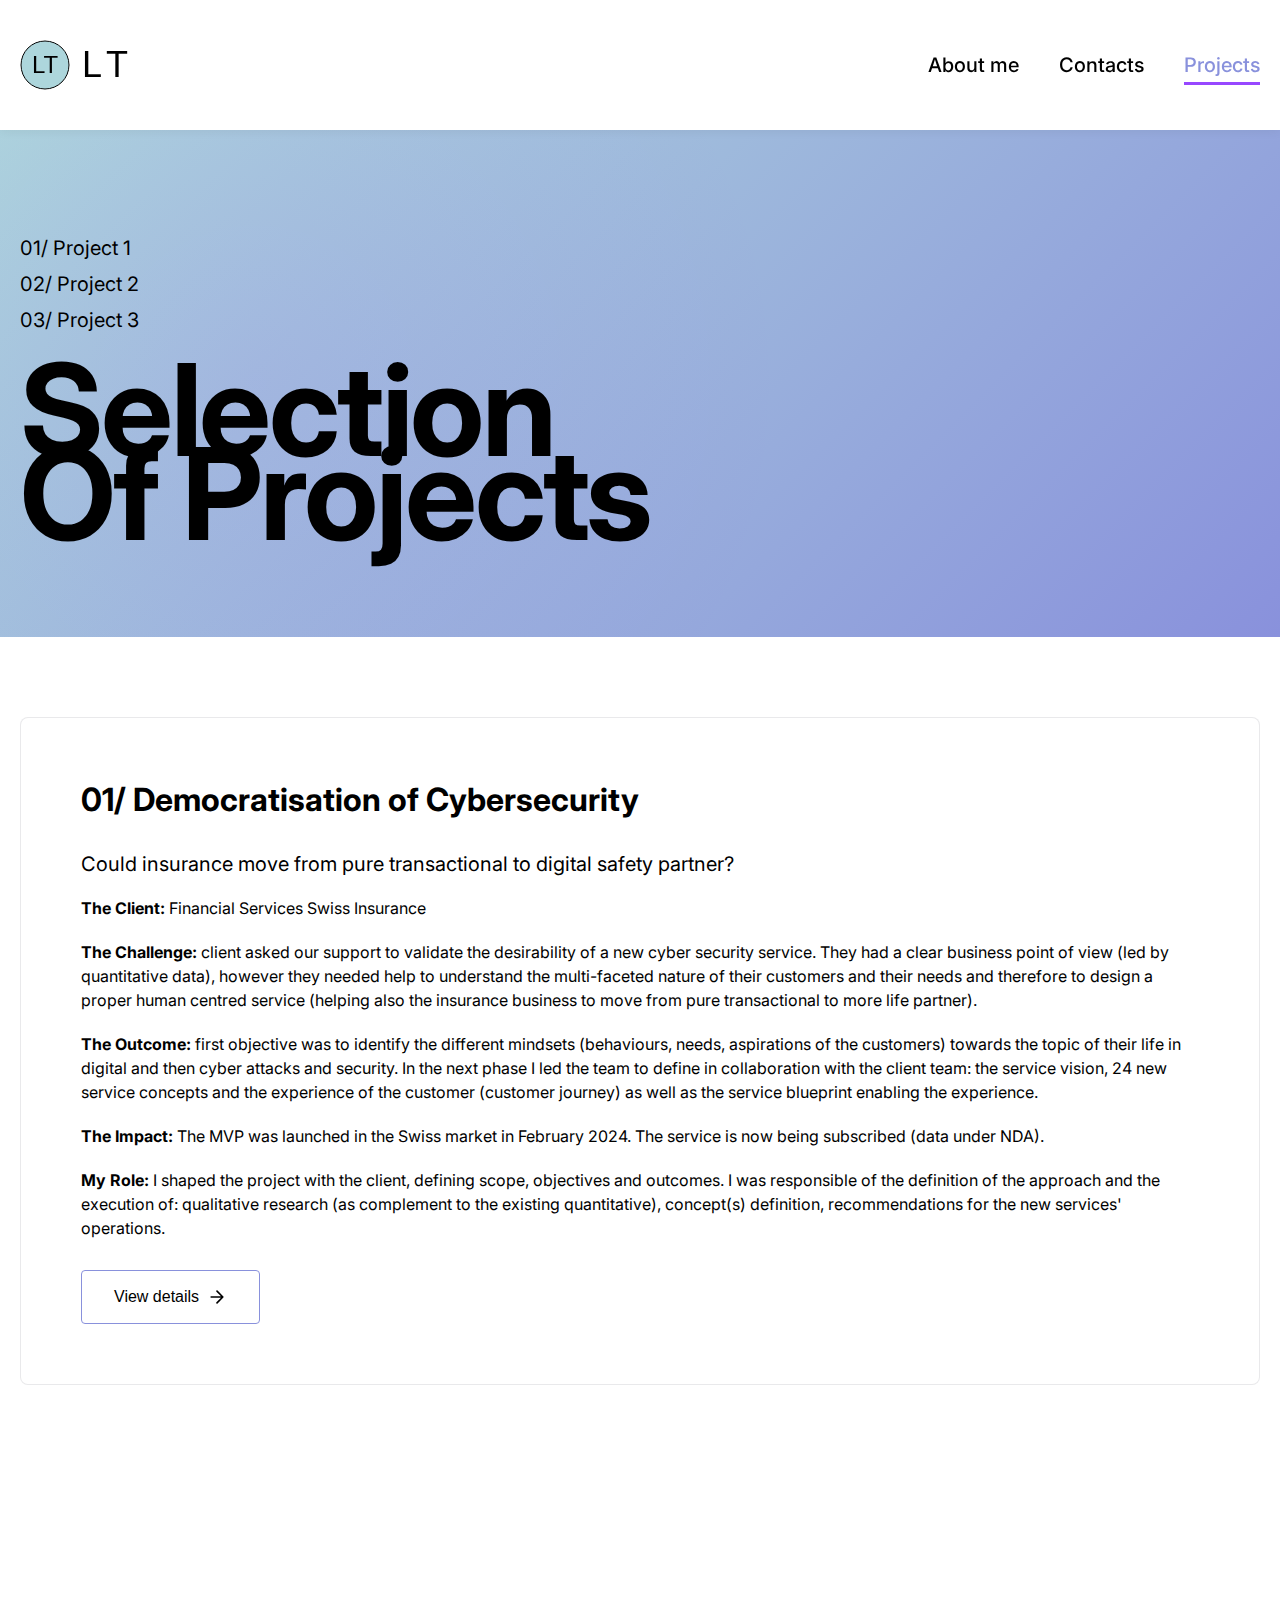
<file: index.html>
<!DOCTYPE html>
<html lang="en">
<head>
    <meta charset="UTF-8">
    <meta name="viewport" content="width=device-width, initial-scale=1.0">
    <title>Luisa Trogu - Service Design & Digital Transformation Portfolio</title>
    <meta name="description" content="Service Designer and Design Leader specializing in human-centered solutions, design thinking, and digital transformation. View my portfolio of successful projects.">
    <meta name="keywords" content="Service Design, UX Design, Design Thinking, Digital Transformation, Innovation, User Research">
    <meta name="author" content="Luisa Trogu">
    
    <!-- Open Graph / Facebook -->
    <meta property="og:type" content="website">
    <meta property="og:url" content="https://luisatrogu-sketch.github.io/LuTportfolio/">
    <meta property="og:title" content="Luisa Trogu - Service Design Portfolio">
    <meta property="og:description" content="Service Designer and Design Leader specializing in human-centered solutions and digital transformation.">
    <meta property="og:image" content="https://luisatrogu-sketch.github.io/LuTportfolio/preview.jpg">
    
    <!-- Twitter -->
    <meta property="twitter:card" content="summary_large_image">
    <meta property="twitter:url" content="https://luisatrogu-sketch.github.io/LuTportfolio/">
    <meta property="twitter:title" content="Luisa Trogu - Service Design Portfolio">
    <meta property="twitter:description" content="Service Designer and Design Leader specializing in human-centered solutions and digital transformation.">
    <meta property="twitter:image" content="https://luisatrogu-sketch.github.io/LuTportfolio/preview.jpg">
    
    <link rel="stylesheet" href="styles.css">
    <link rel="preconnect" href="https://fonts.googleapis.com">
    <link rel="preconnect" href="https://fonts.gstatic.com" crossorigin>
    <link href="https://fonts.googleapis.com/css2?family=Inter:wght@400;500;700&display=swap" rel="stylesheet">
    <style>
        @import url('https://fonts.cdnfonts.com/css/avenir-next-lt-pro');
        /* Fallback for Avenir Next if CDN fails */
        @font-face {
            font-family: 'Avenir Next';
            font-style: normal;
            font-weight: 400;
            src: local('Avenir Next'), local('AvenirNext-Regular');
        }
        @font-face {
            font-family: 'Avenir Next';
            font-style: normal;
            font-weight: 500;
            src: local('Avenir Next Medium'), local('AvenirNext-Medium');
        }
        @font-face {
            font-family: 'Avenir Next';
            font-style: normal;
            font-weight: 700;
            src: local('Avenir Next Bold'), local('AvenirNext-Bold');
        }
    </style>
</head>
<body>
    <!-- Header -->
    <header class="header">
        <div class="container">
            <div class="header-content">
                <a href="index.html" class="logo">
                    <img src="images/logo.svg" alt="LT Logo" class="logo-image">
                    <div class="logo-text">
                        <span class="logo-l">L</span>
                        <span class="logo-t">T</span>
                    </div>
                </a>
                <nav class="nav">
                    <a href="about.html" class="nav-link">About me</a>
                    <a href="contact.html" class="nav-link">Contacts</a>
                    <a href="index.html" class="nav-link active">Projects</a>
                </nav>
            </div>
        </div>
    </header>

    <!-- Hero Section -->
    <section class="hero">
        <div class="container">
            <div class="hero-content">
                <div class="hero-list">
                    <p>01/ Project 1</p>
                    <p>02/ Project 2</p>
                    <p>03/ Project 3</p>
                </div>
                <h1 class="hero-title">Selection<br>Of Projects</h1>
            </div>
        </div>
    </section>

    <!-- Projects Section -->
    <section class="projects">
        <div class="container">
            <!-- Project 1 -->
            <article class="project-card">
                <h2 class="project-title">01/ Democratisation of Cybersecurity</h2>
                <div class="project-description">
                    <p class="project-subtitle">Could insurance move from pure transactional to digital safety partner?</p>
                    
                    <p><strong>The Client:</strong> Financial Services Swiss Insurance</p>
                    
                    <p><strong>The Challenge:</strong> client asked our support to validate the desirability of a new cyber security service. They had a clear business point of view (led by quantitative data), however they needed help to understand the multi-faceted nature of their customers and their needs and therefore to design a proper human centred service (helping also the insurance business to move from pure transactional to more life partner).</p>
                    
                    <p><strong>The Outcome:</strong> first objective was to identify the different mindsets (behaviours, needs, aspirations of the customers) towards the topic of their life in digital and then cyber attacks and security. In the next phase I led the team to define in collaboration with the client team: the service vision, 24 new service concepts and the experience of the customer (customer journey) as well as the service blueprint enabling the experience.</p>
                    
                    <p><strong>The Impact:</strong> The MVP was launched in the Swiss market in February 2024. The service is now being subscribed (data under NDA).</p>
                    
                    <p><strong>My Role:</strong> I shaped the project with the client, defining scope, objectives and outcomes. I was responsible of the definition of the approach and the execution of: qualitative research (as complement to the existing quantitative), concept(s) definition, recommendations for the new services' operations.</p>
                </div>
                <a href="project1.html" class="btn-view">
                    <span>View details</span>
                    <svg width="24" height="24" viewBox="0 0 24 24" fill="none" xmlns="http://www.w3.org/2000/svg">
                        <path d="M5 12H19M19 12L12 5M19 12L12 19" stroke="currentColor" stroke-width="2" stroke-linecap="round" stroke-linejoin="round"/>
                    </svg>
                </a>
            </article>

            <!-- Project 2 -->
            <article class="project-card">
                <h2 class="project-title">02/ Digital Money Made Simple</h2>
                <div class="project-description">
                    <p class="project-subtitle">Could a traditional physical Financial Services company help its customers (mostly migrants) become more digital and financially savvy? Furthermore, are there new revenue opportunities?</p>
                    
                    <p><strong>The Client:</strong> International Financial Services</p>
                    
                    <p><strong>The Challenge:</strong> in the early 202, COVID closures removed the client's primary physical channels overnight, threatening core revenue. Most customers were non‑digital and financially inexperienced, so the organisation needed to digitise urgently while exploring long‑term growth beyond branch banking.</p>
                    
                    <p><strong>Outcome:</strong> we rapidly designed an accessible mobile banking app focused on "digital money" adoption for non‑digital, non‑financially savvy customers: simplified flows, assisted onboarding and contextual help. We integrated the app into a cross‑channel journey (call centres, SMS, physical touch points) to preserve trust and continuity for existing customers. We led a strategic Vision & Mission 2030 process: opportunity mapping, priority canvas, and a staged roadmap (MVPs → pilots → scale) aligned to brand strengths and 100M global customer reach.</p>
                    
                    <p><strong>Impact:</strong> the new digital service launched in 2 European countries by 2022.</p>
                    
                    <p><strong>My Role:</strong> I shaped the project with the client, defining scope, objectives and outcomes. I was responsible of the definition of the approach and the execution of: qualitative research, concept(s) definition and service blueprint for the digital banking service. I was lead of the design for the concept of the digital bank app. I was responsible and part of the research part for the future-casting exercise. Overall I was responsible of the streams project overview ensuring quality and consistency of our deliverables across the streams.</p>
                </div>
                <a href="project2.html" class="btn-view">
                    <span>View details</span>
                    <svg width="24" height="24" viewBox="0 0 24 24" fill="none" xmlns="http://www.w3.org/2000/svg">
                        <path d="M5 12H19M19 12L12 5M19 12L12 19" stroke="currentColor" stroke-width="2" stroke-linecap="round" stroke-linejoin="round"/>
                    </svg>
                </a>
            </article>

            <!-- Project 3 -->
            <article class="project-card">
                <h2 class="project-title">03/ Human‑Centric Transformation</h2>
                <div class="project-description">
                    <p class="project-subtitle">Could a traditional physical Financial Services company help its customers (mostly migrants) become more digital and financially savvy? Furthermore, are there new revenue opportunities?</p>
                    
                    <p><strong>The Client:</strong> Etisalat UAE</p>
                    
                    <p><strong>The Challenge:</strong> Etisalat needed to shift from a traditional telco to a human‑centric, digitally native brand across digital and physical touchpoints to increase brand relevance, customer experience and commercial performance in a competitive regional market.</p>
                    
                    <p><strong>Outcome:</strong> we delivered an embedded the design capability that translated Etisalat's brand into a cohesive digital and physical experience, enabling faster product launches and commercial expansion from Consumer to B2B. We set up an internal design studio (roughly 16 people) in 4 months and in parallel we launched new digital first services for the Consumer Customer Base. After 18 months the scope expanded to the Business Customer Base.</p>
                    
                    <p><strong>Impact:</strong> we launched in the first 18 months a fully revamped app and web e-commerce and self care platform, a new youth focused TelCo service, Loyalty. Etisalat became in 2017 the most recognisable brand in Middle East.</p>
                    
                    <p><strong>My Role:</strong> I shaped the project with the client, defining the scope. Subsequently I was the studio co-lead (in partnership with a client employee). I recruited and onboarded the 16 Fjord designers embedded into Etisalat. I coordinated and executed the delivery of most of the single projects (digital app revamp, new e-commerce and self case platform) including the translation of the brand into digital.</p>
                </div>
                <a href="#" class="btn-view">
                    <span>View details</span>
                    <svg width="24" height="24" viewBox="0 0 24 24" fill="none" xmlns="http://www.w3.org/2000/svg">
                        <path d="M5 12H19M19 12L12 5M19 12L12 19" stroke="currentColor" stroke-width="2" stroke-linecap="round" stroke-linejoin="round"/>
                    </svg>
                </a>
            </article>
        </div>
    </section>

    <script src="script.js"></script>
</body>
</html>
</file>
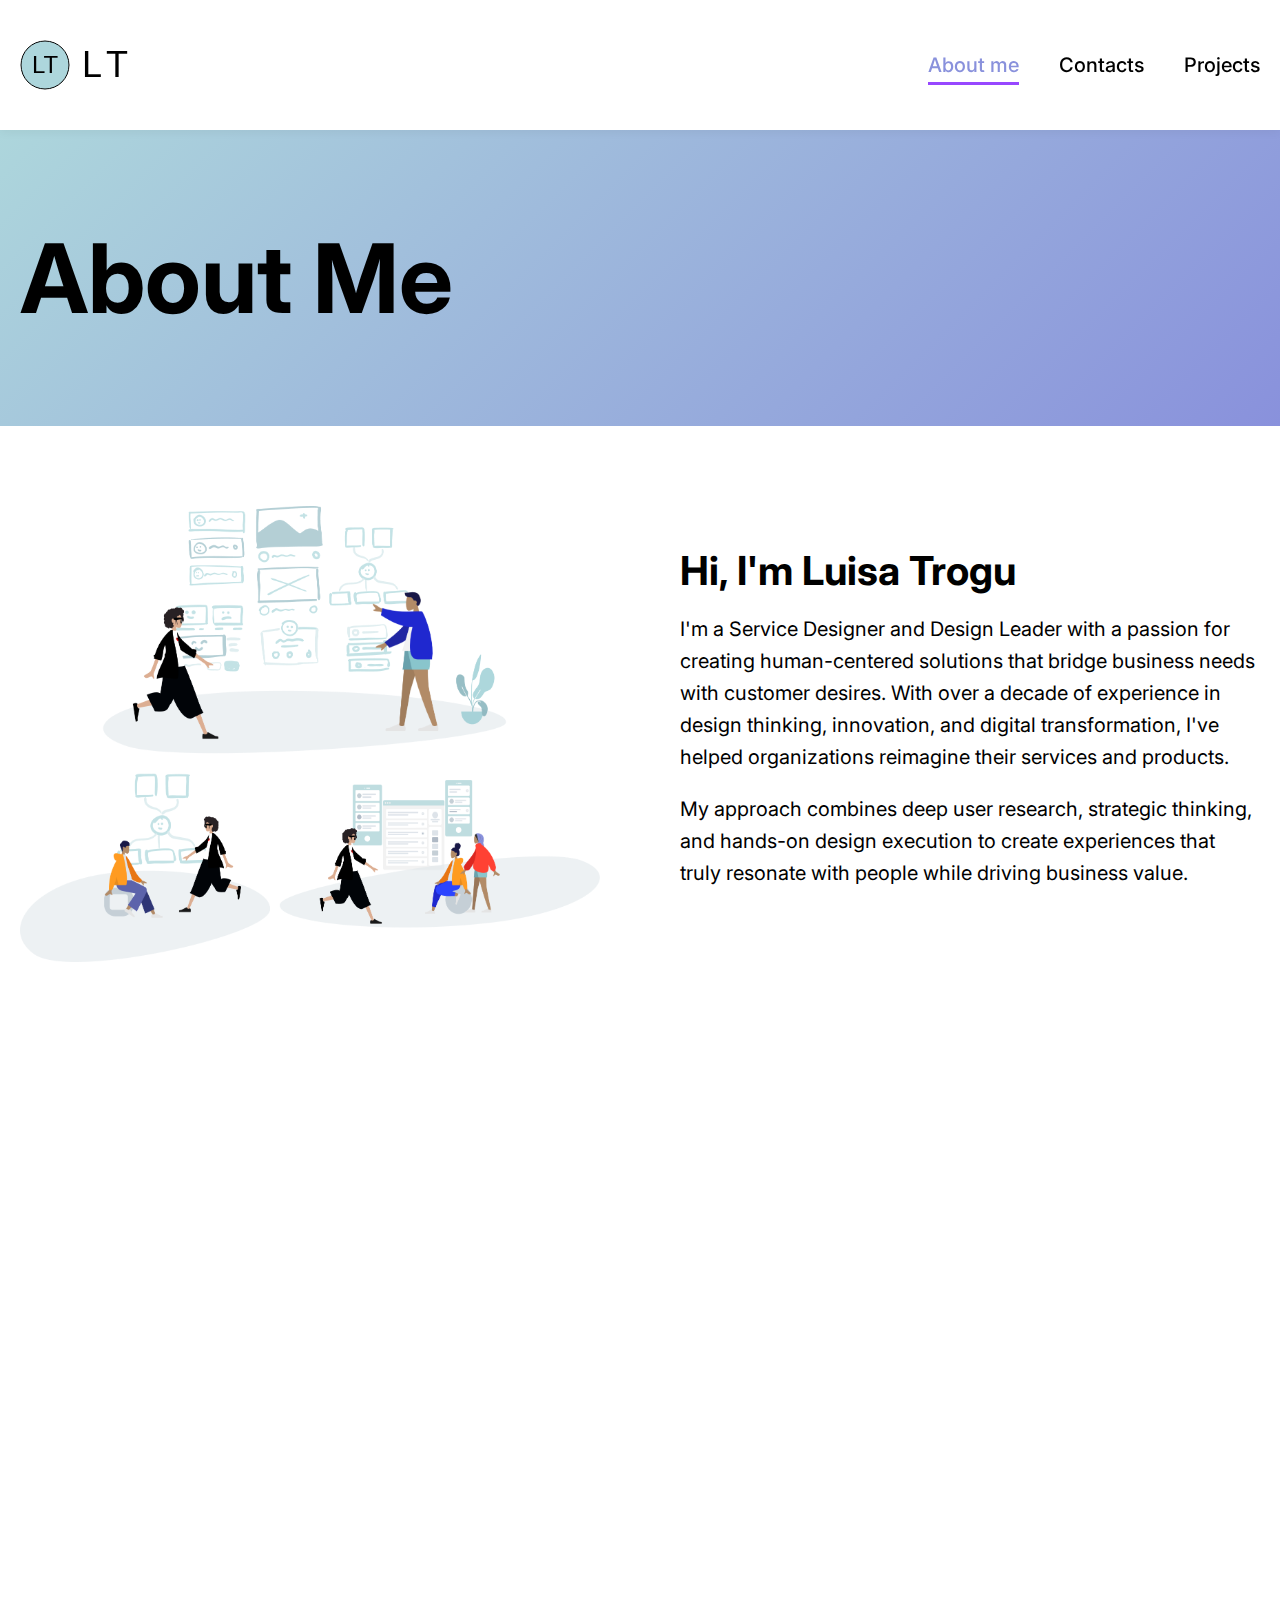
<file: about.html>
<!DOCTYPE html>
<html lang="en">
<head>
    <meta charset="UTF-8">
    <meta name="viewport" content="width=device-width, initial-scale=1.0">
    <title>About Me - Luisa Trogu | Service Designer & Design Leader</title>
    <meta name="description" content="Learn about Luisa Trogu's background in service design, design thinking, and innovation. Over a decade of experience in creating human-centered solutions.">
    <link rel="stylesheet" href="styles.css">
    <link rel="preconnect" href="https://fonts.googleapis.com">
    <link rel="preconnect" href="https://fonts.gstatic.com" crossorigin>
    <link href="https://fonts.googleapis.com/css2?family=Inter:wght@400;700&display=swap" rel="stylesheet">
</head>
<body>
    <!-- Header -->
    <header class="header">
        <div class="container">
            <div class="header-content">
                <a href="index.html" class="logo">
                    <img src="images/logo.svg" alt="LT Logo" class="logo-image">
                    <div class="logo-text">
                        <span class="logo-l">L</span>
                        <span class="logo-t">T</span>
                    </div>
                </a>
                <nav class="nav">
                    <a href="about.html" class="nav-link active">About me</a>
                    <a href="contact.html" class="nav-link">Contacts</a>
                    <a href="index.html" class="nav-link">Projects</a>
                </nav>
            </div>
        </div>
    </header>

    <!-- Hero Section -->
    <section class="about-hero">
        <div class="container">
            <h1 class="about-hero-title">About Me</h1>
        </div>
    </section>

    <!-- About Content -->
    <section class="about-content">
        <div class="container">
            <div class="about-layout">
                <div class="about-image-container">
                    <img src="images/about-me-image.png" alt="Luisa Trogu - Service Designer" class="about-image">
                </div>
                <div class="about-text">
                    <h2>Hi, I'm Luisa Trogu</h2>
                    <p>I'm a Service Designer and Design Leader with a passion for creating human-centered solutions that bridge business needs with customer desires. With over a decade of experience in design thinking, innovation, and digital transformation, I've helped organizations reimagine their services and products.</p>
                    <p>My approach combines deep user research, strategic thinking, and hands-on design execution to create experiences that truly resonate with people while driving business value.</p>
                </div>
            </div>

            <div class="skills">
                <div class="skill-card">
                    <div class="skill-icon">✨</div>
                    <h3>Experience Design</h3>
                    <p>Creating end-to-end experiences that delight users and solve real problems through research, testing, and iteration.</p>
                </div>
                <div class="skill-card">
                    <div class="skill-icon">🎨</div>
                    <h3>Design Thinking</h3>
                    <p>Leading workshops and design sprints to uncover insights and co-create solutions with stakeholders and users.</p>
                </div>
                <div class="skill-card">
                    <div class="skill-icon">💡</div>
                    <h3>Innovation</h3>
                    <p>Identifying opportunities for growth and transformation through strategic foresight and creative problem-solving.</p>
                </div>
                <div class="skill-card">
                    <div class="skill-icon">🔍</div>
                    <h3>Qualitative Research</h3>
                    <p>Conducting in-depth interviews, ethnographic studies, and user testing to understand motivations and behaviors.</p>
                </div>
                <div class="skill-card">
                    <div class="skill-icon">🎯</div>
                    <h3>Service Design</h3>
                    <p>Mapping customer journeys, designing service blueprints, and orchestrating multi-channel experiences.</p>
                </div>
                <div class="skill-card">
                    <div class="skill-icon">🚀</div>
                    <h3>Leadership</h3>
                    <p>Building and mentoring design teams, establishing design capabilities, and driving organizational change.</p>
                </div>
            </div>
        </div>
    </section>

    <script src="script.js"></script>
</body>
</html>
</file>
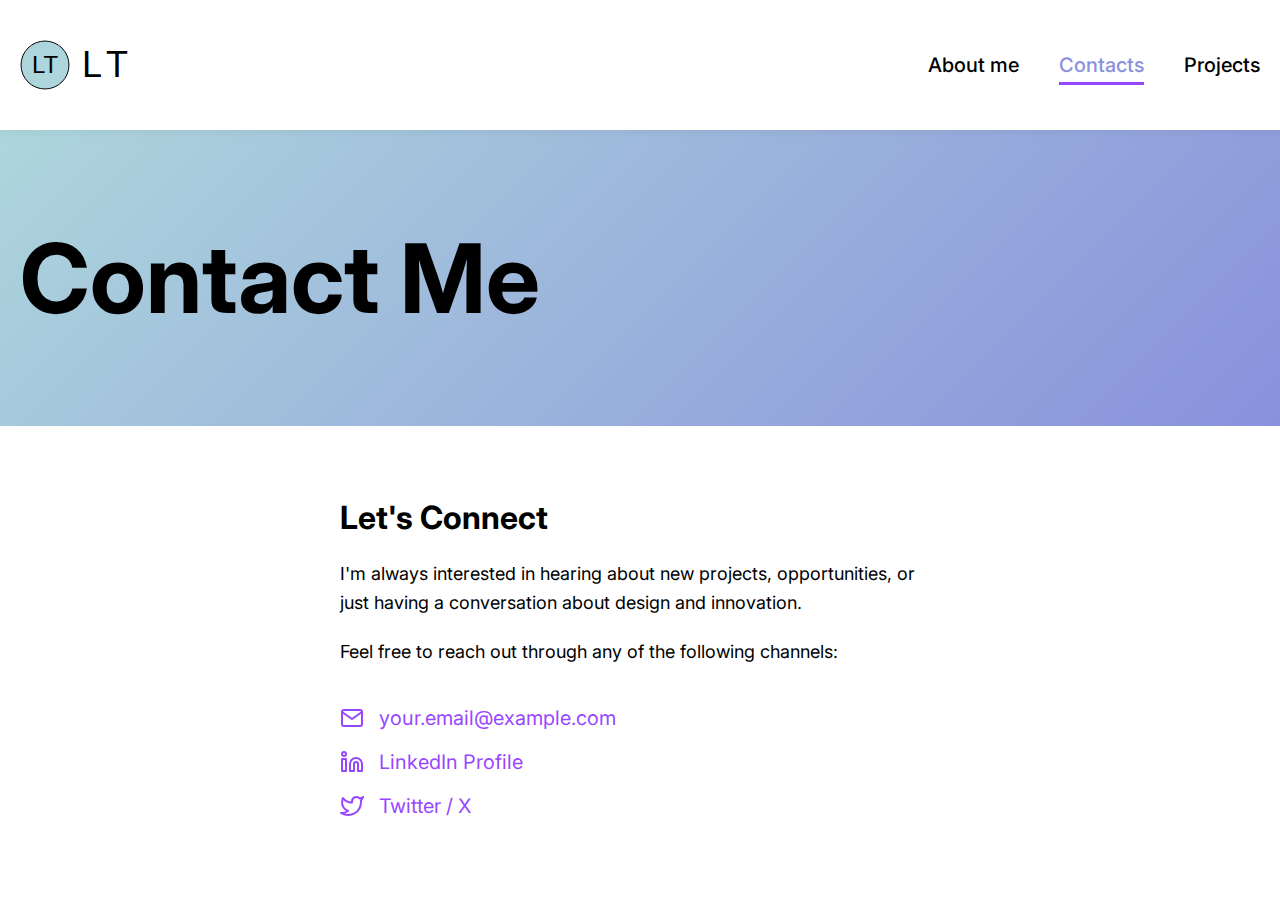
<file: contact.html>
<!DOCTYPE html>
<html lang="en">
<head>
    <meta charset="UTF-8">
    <meta name="viewport" content="width=device-width, initial-scale=1.0">
    <title>Contact - Luisa Trogu | Get In Touch</title>
    <meta name="description" content="Get in touch with Luisa Trogu for service design projects, collaboration opportunities, or to discuss innovation and digital transformation.">
    <link rel="stylesheet" href="styles.css">
    <link rel="preconnect" href="https://fonts.googleapis.com">
    <link rel="preconnect" href="https://fonts.gstatic.com" crossorigin>
    <link href="https://fonts.googleapis.com/css2?family=Inter:wght@400;700&display=swap" rel="stylesheet">
</head>
<body>
    <!-- Header -->
    <header class="header">
        <div class="container">
            <div class="header-content">
                <a href="index.html" class="logo">
                    <img src="images/logo.svg" alt="LT Logo" class="logo-image">
                    <div class="logo-text">
                        <span class="logo-l">L</span>
                        <span class="logo-t">T</span>
                    </div>
                </a>
                <nav class="nav">
                    <a href="about.html" class="nav-link">About me</a>
                    <a href="contact.html" class="nav-link active">Contacts</a>
                    <a href="index.html" class="nav-link">Projects</a>
                </nav>
            </div>
        </div>
    </header>

    <!-- Hero Section -->
    <section class="contact-hero">
        <div class="container">
            <h1 class="contact-hero-title">Contact Me</h1>
        </div>
    </section>

    <!-- Contact Content -->
    <section class="contact-content">
        <div class="container">
            <div class="contact-info">
                <h2>Let's Connect</h2>
                <p>I'm always interested in hearing about new projects, opportunities, or just having a conversation about design and innovation.</p>
                <p>Feel free to reach out through any of the following channels:</p>
                
                <div class="contact-links">
                    <a href="mailto:your.email@example.com" class="contact-link">
                        <svg xmlns="http://www.w3.org/2000/svg" width="24" height="24" viewBox="0 0 24 24" fill="none" stroke="currentColor" stroke-width="2" stroke-linecap="round" stroke-linejoin="round">
                            <path d="M4 4h16c1.1 0 2 .9 2 2v12c0 1.1-.9 2-2 2H4c-1.1 0-2-.9-2-2V6c0-1.1.9-2 2-2z"></path>
                            <polyline points="22,6 12,13 2,6"></polyline>
                        </svg>
                        <span>your.email@example.com</span>
                    </a>
                    
                    <a href="https://linkedin.com/in/yourprofile" target="_blank" class="contact-link">
                        <svg xmlns="http://www.w3.org/2000/svg" width="24" height="24" viewBox="0 0 24 24" fill="none" stroke="currentColor" stroke-width="2" stroke-linecap="round" stroke-linejoin="round">
                            <path d="M16 8a6 6 0 0 1 6 6v7h-4v-7a2 2 0 0 0-2-2 2 2 0 0 0-2 2v7h-4v-7a6 6 0 0 1 6-6z"></path>
                            <rect x="2" y="9" width="4" height="12"></rect>
                            <circle cx="4" cy="4" r="2"></circle>
                        </svg>
                        <span>LinkedIn Profile</span>
                    </a>
                    
                    <a href="https://twitter.com/yourhandle" target="_blank" class="contact-link">
                        <svg xmlns="http://www.w3.org/2000/svg" width="24" height="24" viewBox="0 0 24 24" fill="none" stroke="currentColor" stroke-width="2" stroke-linecap="round" stroke-linejoin="round">
                            <path d="M23 3a10.9 10.9 0 0 1-3.14 1.53 4.48 4.48 0 0 0-7.86 3v1A10.66 10.66 0 0 1 3 4s-4 9 5 13a11.64 11.64 0 0 1-7 2c9 5 20 0 20-11.5a4.5 4.5 0 0 0-.08-.83A7.72 7.72 0 0 0 23 3z"></path>
                        </svg>
                        <span>Twitter / X</span>
                    </a>
                </div>
            </div>
        </div>
    </section>

    <script src="script.js"></script>
</body>
</html>
</file>
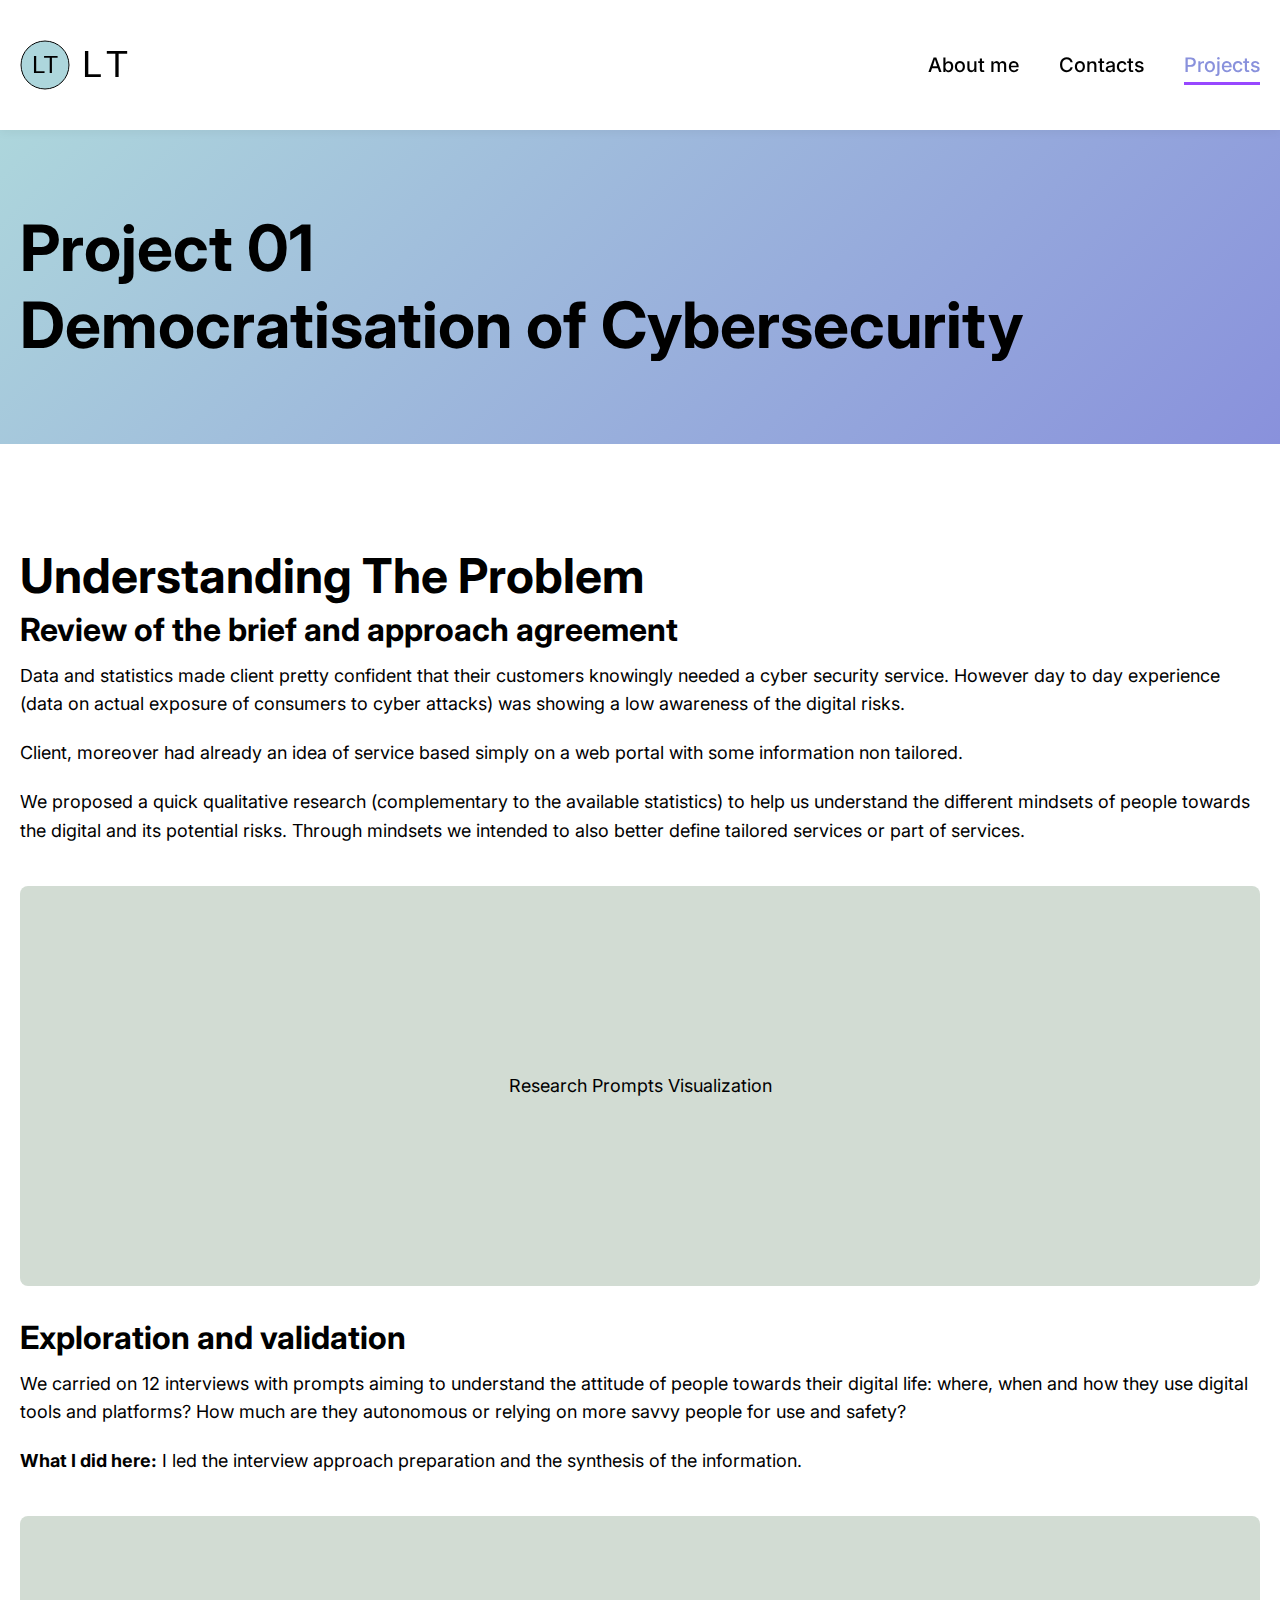
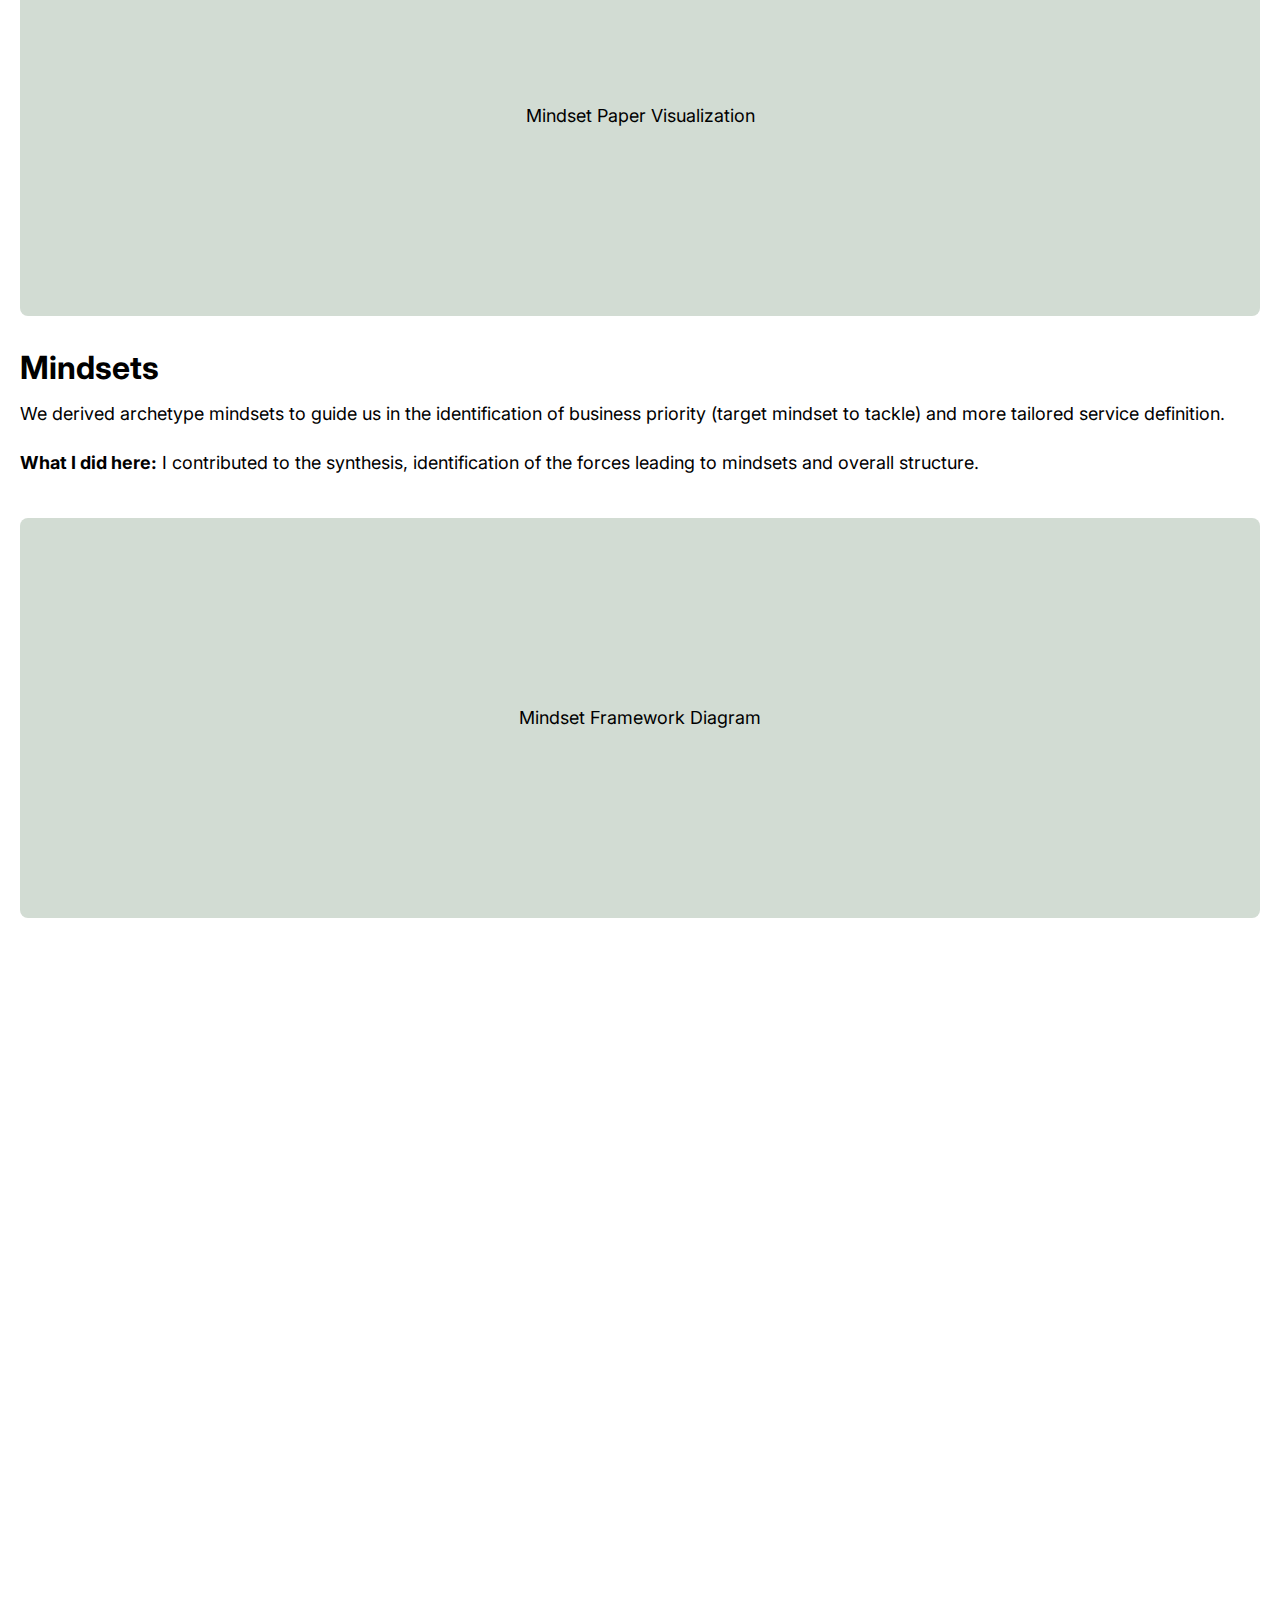
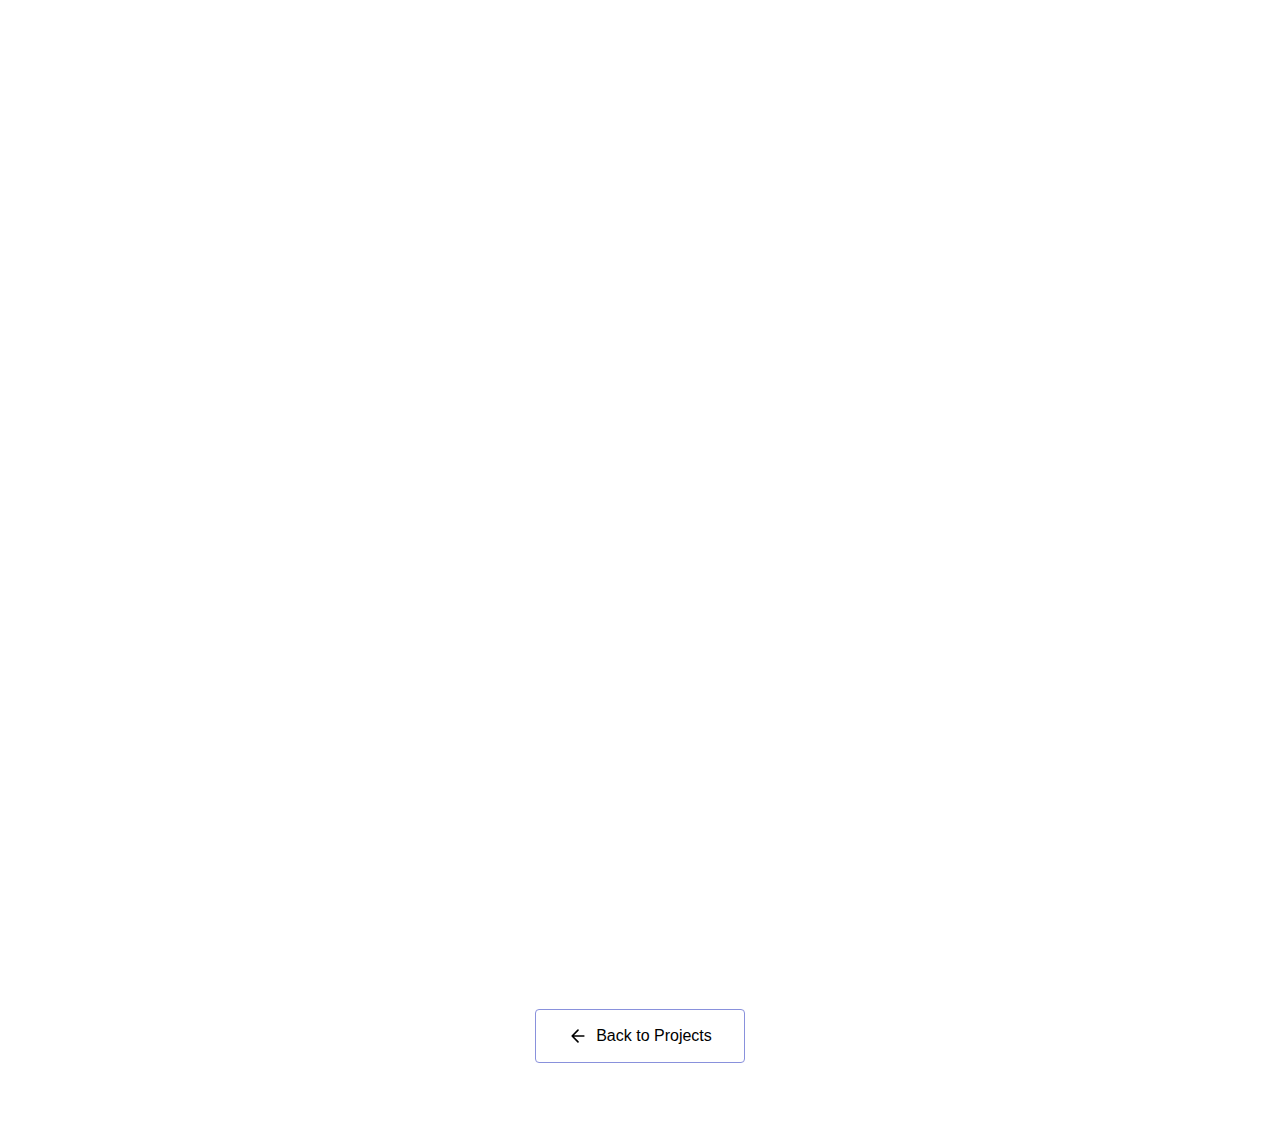
<file: project1.html>
<!DOCTYPE html>
<html lang="en">
<head>
    <meta charset="UTF-8">
    <meta name="viewport" content="width=device-width, initial-scale=1.0">
    <title>Democratisation of Cybersecurity - Case Study | Luisa Trogu</title>
    <meta name="description" content="Service design case study: How a Swiss insurance company created a new cybersecurity service through qualitative research, mindset mapping, and human-centered design.">
    <link rel="stylesheet" href="styles.css">
    <link rel="preconnect" href="https://fonts.googleapis.com">
    <link rel="preconnect" href="https://fonts.gstatic.com" crossorigin>
    <link href="https://fonts.googleapis.com/css2?family=Inter:wght@400;700&display=swap" rel="stylesheet">
</head>
<body>
    <!-- Header -->
    <header class="header">
        <div class="container">
            <div class="header-content">
                <a href="index.html" class="logo">
                    <img src="images/logo.svg" alt="LT Logo" class="logo-image">
                    <div class="logo-text">
                        <span class="logo-l">L</span>
                        <span class="logo-t">T</span>
                    </div>
                </a>
                <nav class="nav">
                    <a href="about.html" class="nav-link">About me</a>
                    <a href="contact.html" class="nav-link">Contacts</a>
                    <a href="index.html" class="nav-link active">Projects</a>
                </nav>
            </div>
        </div>
    </header>

    <!-- Project Hero -->
    <section class="project-hero">
        <div class="container">
            <h1 class="project-hero-title">Project 01<br>Democratisation of Cybersecurity</h1>
        </div>
    </section>

    <!-- Project Detail Content -->
    <section class="project-detail">
        <div class="container">
            <!-- Understanding Section -->
            <div class="section-content">
                <h2 class="section-title">Understanding The Problem</h2>
                
                <h3>Review of the brief and approach agreement</h3>
                <p>Data and statistics made client pretty confident that their customers knowingly needed a cyber security service. However day to day experience (data on actual exposure of consumers to cyber attacks) was showing a low awareness of the digital risks.</p>
                
                <p>Client, moreover had already an idea of service based simply on a web portal with some information non tailored.</p>
                
                <p>We proposed a quick qualitative research (complementary to the available statistics) to help us understand the different mindsets of people towards the digital and its potential risks. Through mindsets we intended to also better define tailored services or part of services.</p>
                
                <div class="placeholder-image">Research Prompts Visualization</div>
                
                <h3>Exploration and validation</h3>
                <p>We carried on 12 interviews with prompts aiming to understand the attitude of people towards their digital life: where, when and how they use digital tools and platforms? How much are they autonomous or relying on more savvy people for use and safety?</p>
                
                <p><strong>What I did here:</strong> I led the interview approach preparation and the synthesis of the information.</p>
                
                <div class="placeholder-image">Mindset Paper Visualization</div>
                
                <h3>Mindsets</h3>
                <p>We derived archetype mindsets to guide us in the identification of business priority (target mindset to tackle) and more tailored service definition.</p>
                
                <p><strong>What I did here:</strong> I contributed to the synthesis, identification of the forces leading to mindsets and overall structure.</p>
                
                <div class="placeholder-image">Mindset Framework Diagram</div>
            </div>

            <!-- Solving Section -->
            <div class="section-content">
                <h2 class="section-title">Solving</h2>
                
                <h3>Guidelines And Solutions</h3>
                <p>Mixing qualitative research, quantitative, desk research and the expertise of the client team we have been able to derive:</p>
                
                <ul style="font-size: 18px; line-height: 1.6; margin-left: 20px; margin-bottom: 20px;">
                    <li>Guiding principles, to help us in the definition of the service concepts but also in the future for the management of the service after lunch</li>
                    <li>25 service concepts (from support during digital life, communication, education to insurance)</li>
                    <li>The customer journey explaining the experience of the customers in each channel and each moment of their life</li>
                </ul>
                
                <div class="placeholder-image">Service Guidelines Visualization</div>
                
                <h3>Guiding principles</h3>
                <p>I have been the promoter of the realisation of the guiding principles and operatively creating them. Each version was though peer reviewed by the rest of the team.</p>
                
                <div class="placeholder-image">Guiding Principles Framework</div>
                
                <h3>Service Concepts and Customer Journey</h3>
                <p>I co-led the planning and preparation of the series of workshops that lead to the realisation of the concepts and customer journeys.</p>
                
                <p>I have also been part of the hands on preparation of the content for both.</p>
                
                <div class="placeholder-image">Service Concepts Overview</div>
            </div>

            <!-- Testing Section -->
            <div class="section-content">
                <h2 class="section-title">Testing</h2>
                
                <h3>Validating the proposed solutions</h3>
                <p>We did two runs of tests for the services we conceived:</p>
                
                <ul style="font-size: 18px; line-height: 1.6; margin-left: 20px; margin-bottom: 20px;">
                    <li>first one just testing the scenarios on line with the support of sketched storyboards</li>
                    <li>once we had a clearer idea of potential situations, experience and revised services we proposed an in presence test with a simulation of potential uses of digital services, risks and attacks and evaluated the response of interviewees.</li>
                </ul>
                
                <div class="placeholder-image">Testing Setup Visualization</div>
                
                <h3>What I did here:</h3>
                <p>I co-led with a colleague the planning and preparation of the tests and I was observer and note taker during the execution. Afterwards I worked with the team for the definition of the recommendations.</p>
                
                <div class="placeholder-image">Testing Results Dashboard</div>
            </div>

            <div style="margin-top: 60px; text-align: center;">
                <a href="index.html" class="btn-view">
                    <svg width="24" height="24" viewBox="0 0 24 24" fill="none" xmlns="http://www.w3.org/2000/svg" style="transform: rotate(180deg);">
                        <path d="M5 12H19M19 12L12 5M19 12L12 19" stroke="currentColor" stroke-width="2" stroke-linecap="round" stroke-linejoin="round"/>
                    </svg>
                    <span>Back to Projects</span>
                </a>
            </div>
        </div>
    </section>

    <script src="script.js"></script>
</body>
</html>
</file>
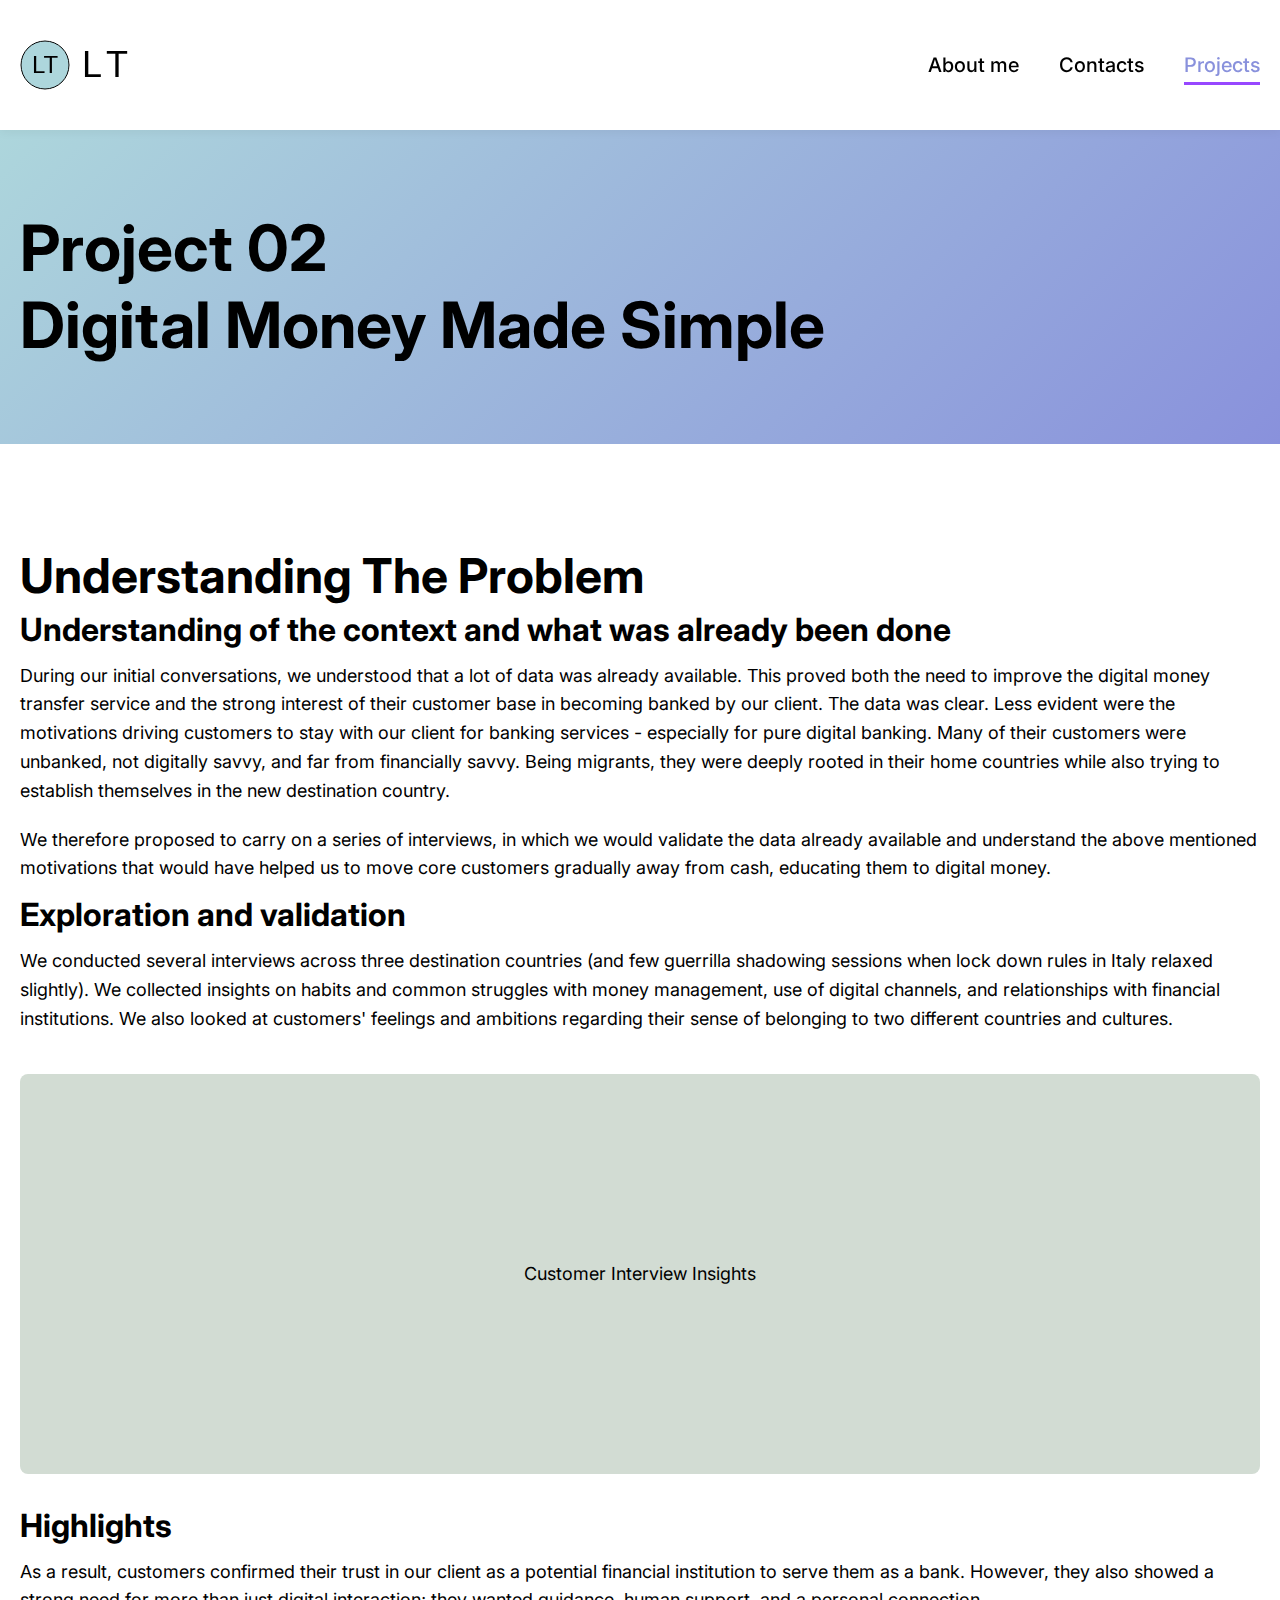
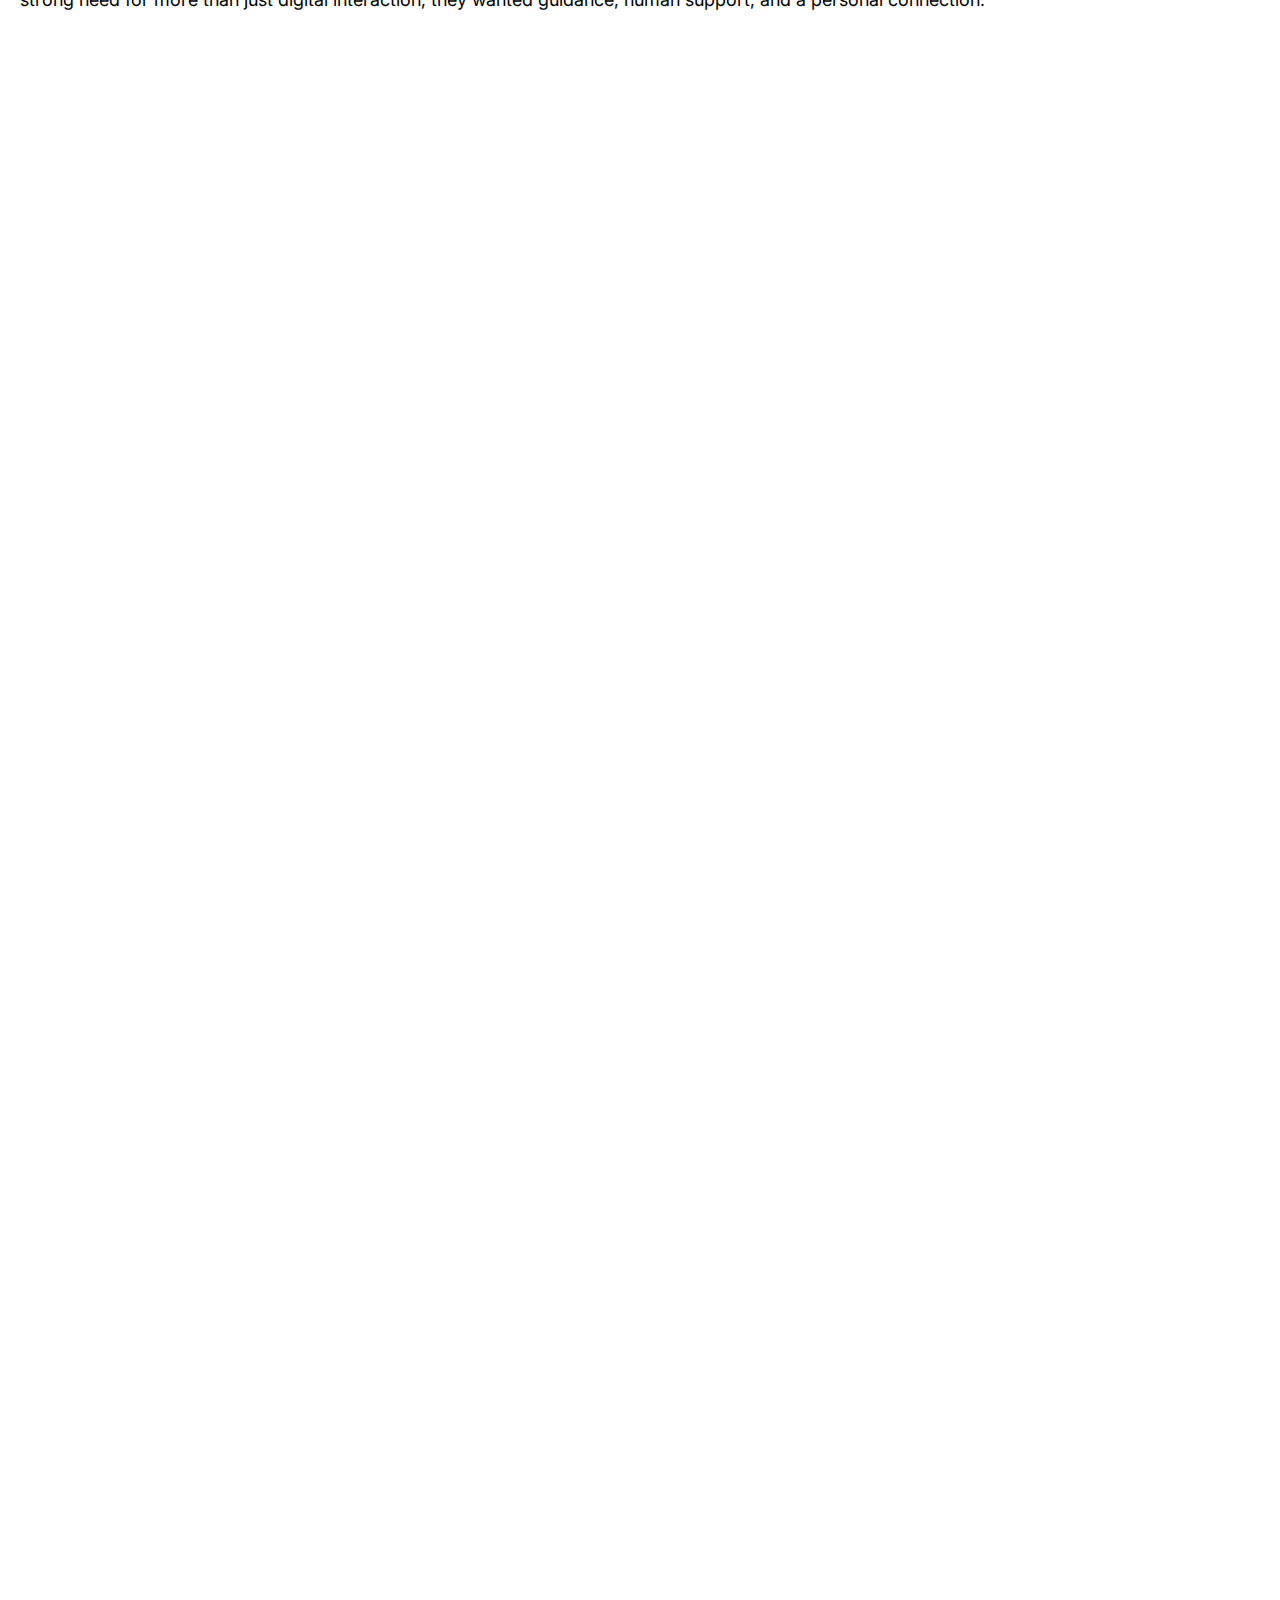
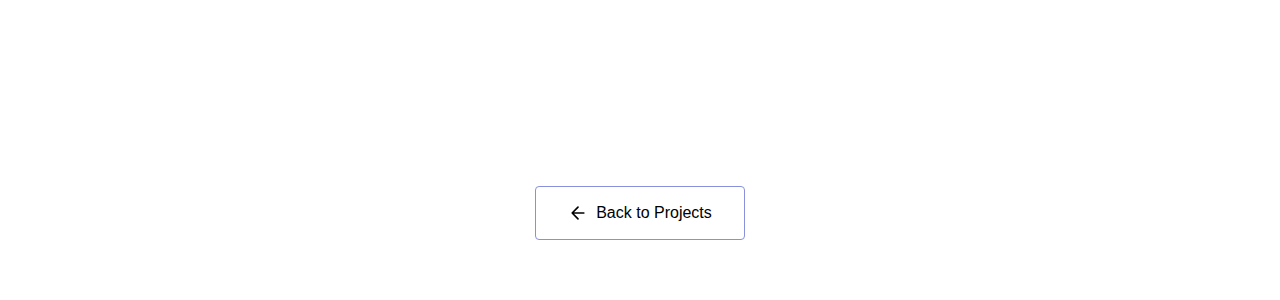
<file: project2.html>
<!DOCTYPE html>
<html lang="en">
<head>
    <meta charset="UTF-8">
    <meta name="viewport" content="width=device-width, initial-scale=1.0">
    <title>Digital Money Made Simple - Case Study | Luisa Trogu</title>
    <meta name="description" content="Digital transformation case study: Creating an accessible mobile banking app for non-digital migrants during COVID-19 through user research and multi-channel design.">
    <link rel="stylesheet" href="styles.css">
    <link rel="preconnect" href="https://fonts.googleapis.com">
    <link rel="preconnect" href="https://fonts.gstatic.com" crossorigin>
    <link href="https://fonts.googleapis.com/css2?family=Inter:wght@400;700&display=swap" rel="stylesheet">
</head>
<body>
    <!-- Header -->
    <header class="header">
        <div class="container">
            <div class="header-content">
                <a href="index.html" class="logo">
                    <img src="images/logo.svg" alt="LT Logo" class="logo-image">
                    <div class="logo-text">
                        <span class="logo-l">L</span>
                        <span class="logo-t">T</span>
                    </div>
                </a>
                <nav class="nav">
                    <a href="about.html" class="nav-link">About me</a>
                    <a href="contact.html" class="nav-link">Contacts</a>
                    <a href="index.html" class="nav-link active">Projects</a>
                </nav>
            </div>
        </div>
    </header>

    <!-- Project Hero -->
    <section class="project-hero">
        <div class="container">
            <h1 class="project-hero-title">Project 02<br>Digital Money Made Simple</h1>
        </div>
    </section>

    <!-- Project Detail Content -->
    <section class="project-detail">
        <div class="container">
            <!-- Understanding Section -->
            <div class="section-content">
                <h2 class="section-title">Understanding The Problem</h2>
                
                <h3>Understanding of the context and what was already been done</h3>
                <p>During our initial conversations, we understood that a lot of data was already available. This proved both the need to improve the digital money transfer service and the strong interest of their customer base in becoming banked by our client. The data was clear. Less evident were the motivations driving customers to stay with our client for banking services - especially for pure digital banking. Many of their customers were unbanked, not digitally savvy, and far from financially savvy. Being migrants, they were deeply rooted in their home countries while also trying to establish themselves in the new destination country.</p>
                
                <p>We therefore proposed to carry on a series of interviews, in which we would validate the data already available and understand the above mentioned motivations that would have helped us to move core customers gradually away from cash, educating them to digital money.</p>
                
                <h3>Exploration and validation</h3>
                <p>We conducted several interviews across three destination countries (and few guerrilla shadowing sessions when lock down rules in Italy relaxed slightly). We collected insights on habits and common struggles with money management, use of digital channels, and relationships with financial institutions. We also looked at customers' feelings and ambitions regarding their sense of belonging to two different countries and cultures.</p>
                
                <div class="placeholder-image">Customer Interview Insights</div>
                
                <h3>Highlights</h3>
                <p>As a result, customers confirmed their trust in our client as a potential financial institution to serve them as a bank. However, they also showed a strong need for more than just digital interaction; they wanted guidance, human support, and a personal connection.</p>
            </div>

            <!-- Solving Section -->
            <div class="section-content">
                <h2 class="section-title">Solving</h2>
                
                <h3>Not Only Digital</h3>
                <p>In this phase of the project, we focused on creating a solution that was both business-viable and aligned with customers' needs and expectations. Although the client had heard the demand for more than just digital interaction and a stronger personal connection with the brand, we still needed to further convince them to go beyond being only a digital bank. We allied with the part of client team more sensitive to the topic, more linked to the field and into more external cases to use as example and inspiration. We managed to at least prepare a plan for a whole experience in which the brand would provide also physical moments of contact to its customers and state this plan in a customer journey.</p>
                
                <div class="placeholder-image">Multi-Channel Experience Journey</div>
                
                <h3>Service Concepts and Customer Journey Creation</h3>
                <p>We identified 6 areas of opportunities responding to the key customers' needs and for each one of them defined services that across channels would define the experience.</p>
                
                <p><strong>What I did here:</strong> Together with a colleague, I was vocal in pushing for a comprehensive solution—one that considered the need for more personal and human interaction, while also guiding less digitally savvy customers in using digital money and becoming more financially confident. We did this by holding dedicated meetings to show the value of such a solution in light of the interview results, while also reinforcing how the client's heritage could support it and differentiate them from the fully digital banks already in the market.</p>
                
                <p>I was also hands on on the realisation of the concept cards and customer journey map.</p>
                
                <p>With regards to the digital app I was lead of the solution design guaranteeing consistency with the research insights.</p>
                
                <div class="placeholder-image">Service Concept Cards</div>
                <div class="placeholder-image">Customer Journey Map</div>
            </div>

            <!-- Testing Section -->
            <div class="section-content">
                <h2 class="section-title">Testing</h2>
                
                <h3>Validating the viability and affordability of the proposed solutions</h3>
                <p>We did two runs of tests for the services we conceived:</p>
                
                <ul style="font-size: 18px; line-height: 1.6; margin-left: 20px; margin-bottom: 20px;">
                    <li>first one just testing the scenarios on line with the support of sketched storyboards</li>
                    <li>once we had a clearer idea of potential situations, experience and revised services we proposed an in presence test with a simulation of potential uses of digital services, risks and attacks and evaluated the response of interviewees.</li>
                </ul>
                
                <div class="placeholder-image">Testing Scenarios</div>
                
                <h3>My role in testing</h3>
                <p>I co-led with a service design colleague the planning and preparation of the tests and I was observer and note taker during the execution. Afterwards I worked with the team for the definition of the recommendations.</p>
                
                <div class="placeholder-image">Testing Recommendations</div>
            </div>

            <div style="margin-top: 60px; text-align: center;">
                <a href="index.html" class="btn-view">
                    <svg width="24" height="24" viewBox="0 0 24 24" fill="none" xmlns="http://www.w3.org/2000/svg" style="transform: rotate(180deg);">
                        <path d="M5 12H19M19 12L12 5M19 12L12 19" stroke="currentColor" stroke-width="2" stroke-linecap="round" stroke-linejoin="round"/>
                    </svg>
                    <span>Back to Projects</span>
                </a>
            </div>
        </div>
    </section>

    <script src="script.js"></script>
</body>
</html>
</file>
<file: styles.css>
/* Reset and Base Styles */
* {
    margin: 0;
    padding: 0;
    box-sizing: border-box;
}

:root {
    /* Colors from Figma - Exact values */
    --color-white: #FFFFFF;
    --color-black: #000000;
    --color-heading: #282938;
    --color-text-dark: #232536;
    --color-purple: #9747FF;
    --color-purple-light: #8991DC;
    --color-bg-cream: #F6F3EF;
    --color-orange: #C76A47;
    --color-grey: #D2DCD3;
    --color-blue-light: #ADD6DC;
    --color-blue-medium: #96BCC5;
    --color-blue-soft: #89C5CC;
    
    /* Typography - Exact from Figma */
    --font-primary: 'Avenir Next', -apple-system, BlinkMacSystemFont, 'Segoe UI', sans-serif;
    --font-body: 'Inter', -apple-system, BlinkMacSystemFont, 'Segoe UI', sans-serif;
}

body {
    font-family: var(--font-body);
    font-size: 16px;
    line-height: 1.5em;
    font-weight: 400;
    color: var(--color-black);
    background-color: var(--color-white);
    overflow-x: hidden;
}

.container {
    max-width: 1400px;
    margin: 0 auto;
    padding: 0 20px;
}

/* Header Styles */
.header {
    padding: 40px 0;
    background-color: var(--color-white);
    position: sticky;
    top: 0;
    z-index: 100;
    box-shadow: 0 2px 10px rgba(0, 0, 0, 0.05);
}

.header-content {
    display: flex;
    justify-content: space-between;
    align-items: center;
}

.logo {
    display: flex;
    align-items: center;
    gap: 12px;
    text-decoration: none;
    transition: transform 0.3s ease;
}

.logo:hover {
    transform: scale(1.05);
}

.logo-image {
    width: 50px;
    height: 50px;
    border-radius: 50%;
}

.logo-text {
    display: flex;
    gap: 4px;
    font-family: var(--font-primary);
    font-size: 36px;
    font-weight: 400;
    line-height: 1.22em;
}

.logo-l,
.logo-t {
    color: var(--color-black);
    transition: color 0.3s ease;
}

.logo:hover .logo-l {
    color: var(--color-purple);
}

.logo:hover .logo-t {
    color: var(--color-orange);
}

.nav {
    display: flex;
    gap: 40px;
    align-items: center;
}

.nav-link {
    font-family: var(--font-body);
    font-size: 20px;
    font-weight: 500;
    line-height: 1.5em;
    color: var(--color-black);
    text-decoration: none;
    position: relative;
    transition: color 0.3s ease;
}

.nav-link::after {
    content: '';
    position: absolute;
    bottom: -5px;
    left: 0;
    width: 0;
    height: 3px;
    background-color: var(--color-purple);
    transition: width 0.3s ease;
}

.nav-link:hover,
.nav-link.active {
    color: var(--color-purple-light);
}

.nav-link:hover::after,
.nav-link.active::after {
    width: 100%;
}

/* Hero Section */
.hero {
    background: linear-gradient(135deg, var(--color-blue-light) 0%, var(--color-purple-light) 100%);
    padding: 100px 0;
    position: relative;
    overflow: hidden;
}

.hero::before {
    content: '';
    position: absolute;
    top: 0;
    left: 0;
    right: 0;
    bottom: 0;
    background: radial-gradient(circle at 20% 50%, rgba(151, 71, 255, 0.1) 0%, transparent 50%);
    pointer-events: none;
}

.hero-content {
    position: relative;
    z-index: 1;
}

.hero-list {
    font-size: 20px;
    font-weight: 400;
    color: var(--color-black);
    margin-bottom: 30px;
    line-height: 1.8;
}

.hero-title {
    font-family: var(--font-body);
    font-size: 128px;
    font-weight: 700;
    line-height: 0.66em;
    letter-spacing: -0.02em;
    color: var(--color-black);
    margin: 0;
}

/* Projects Section */
.projects {
    padding: 80px 0;
    background-color: var(--color-white);
}

.project-card {
    background-color: var(--color-white);
    padding: 60px;
    margin-bottom: 40px;
    border-radius: 8px;
    border: 1px solid rgba(40, 41, 56, 0.1);
    transition: all 0.3s ease;
}

.project-card:hover {
    box-shadow: 0 10px 40px rgba(0, 0, 0, 0.1);
    transform: translateY(-5px);
}

.project-title {
    font-family: var(--font-body);
    font-size: 32px;
    font-weight: 700;
    line-height: 1.375em;
    color: var(--color-black);
    margin-bottom: 30px;
}

.project-subtitle {
    font-size: 20px;
    font-weight: 400;
    color: var(--color-black);
    margin-bottom: 25px;
}

.project-description {
    font-family: var(--font-body);
    font-size: 16px;
    font-weight: 400;
    line-height: 1.5em;
    color: var(--color-black);
    margin-bottom: 30px;
}

.project-description p {
    margin-bottom: 20px;
}

.project-description strong {
    font-weight: 700;
}

.btn-view {
    display: inline-flex;
    align-items: center;
    gap: 8px;
    padding: 14px 32px;
    background-color: transparent;
    border: 1px solid var(--color-purple-light);
    border-radius: 4px;
    color: var(--color-black);
    font-family: var(--font-primary);
    font-size: 16px;
    font-weight: 500;
    line-height: 1.5em;
    text-decoration: none;
    transition: all 0.3s ease;
    cursor: pointer;
}

.btn-view:hover {
    background-color: var(--color-purple);
    border-color: var(--color-purple);
    color: var(--color-white);
    transform: translateX(5px);
}

.btn-view svg {
    width: 20px;
    height: 20px;
}

/* Project Detail Page */
.project-detail {
    padding: 60px 0;
}

.project-hero {
    background: linear-gradient(135deg, var(--color-blue-light) 0%, var(--color-purple-light) 100%);
    padding: 80px 0;
    margin-bottom: 60px;
}

.project-hero-title {
    font-size: 64px;
    font-weight: 700;
    line-height: 1.2;
    color: var(--color-black);
}

.section-title {
    font-size: 48px;
    font-weight: 700;
    color: var(--color-black);
    margin-bottom: 30px;
}

.section-content {
    margin-bottom: 60px;
}

.section-content h3 {
    font-size: 32px;
    font-weight: 700;
    margin-bottom: 20px;
    color: var(--color-black);
}

.section-content p {
    font-size: 18px;
    line-height: 1.6;
    margin-bottom: 20px;
    color: var(--color-black);
}

.placeholder-image {
    width: 100%;
    height: 400px;
    background-color: var(--color-grey);
    border-radius: 8px;
    margin: 40px 0;
    display: flex;
    align-items: center;
    justify-content: center;
    color: var(--color-text-grey);
    font-size: 18px;
}

/* About Page */
.about-hero {
    background: linear-gradient(135deg, var(--color-blue-light) 0%, var(--color-purple-light) 100%);
    padding: 100px 0;
}

.about-hero-title {
    font-size: 96px;
    font-weight: 700;
    line-height: 1;
    color: var(--color-black);
}

.about-content {
    padding: 80px 0;
}

.about-layout {
    display: grid;
    grid-template-columns: 1fr 1fr;
    gap: 80px;
    align-items: center;
    margin-bottom: 60px;
}

.about-image-container {
    width: 100%;
    position: relative;
}

.about-image {
    width: 100%;
    height: auto;
    border-radius: 8px;
    display: block;
}

.about-text h2 {
    font-size: 40px;
    font-weight: 700;
    margin-bottom: 30px;
    color: var(--color-black);
}

.about-text p {
    font-size: 20px;
    line-height: 1.6;
    color: var(--color-black);
    margin-bottom: 20px;
}

.skills {
    display: grid;
    grid-template-columns: repeat(auto-fit, minmax(300px, 1fr));
    gap: 40px;
    margin-top: 60px;
}

.skill-card {
    padding: 40px;
    background-color: var(--color-bg-cream);
    border-radius: 8px;
    text-align: center;
    transition: all 0.3s ease;
}

.skill-card:hover {
    transform: translateY(-5px);
    box-shadow: 0 10px 30px rgba(0, 0, 0, 0.1);
}

.skill-icon {
    font-size: 48px;
    margin-bottom: 20px;
}

.skill-card h3 {
    font-size: 24px;
    font-weight: 700;
    margin-bottom: 15px;
    color: var(--color-black);
}

.skill-card p {
    font-size: 16px;
    line-height: 1.5;
    color: var(--color-black);
}

/* Contact Page */
.contact-hero {
    background: linear-gradient(135deg, var(--color-blue-light) 0%, var(--color-purple-light) 100%);
    padding: 100px 0;
}

.contact-hero-title {
    font-size: 96px;
    font-weight: 700;
    line-height: 1;
    color: var(--color-black);
}

.contact-content {
    padding: 80px 0;
}

.contact-info {
    max-width: 600px;
    margin: 0 auto;
}

.contact-info h2 {
    font-size: 32px;
    font-weight: 700;
    margin-bottom: 30px;
    color: var(--color-black);
}

.contact-info p {
    font-size: 18px;
    line-height: 1.6;
    margin-bottom: 20px;
    color: var(--color-black);
}

.contact-links {
    display: flex;
    flex-direction: column;
    gap: 20px;
    margin-top: 40px;
}

.contact-link {
    display: inline-flex;
    align-items: center;
    gap: 15px;
    font-size: 20px;
    color: var(--color-purple);
    text-decoration: none;
    transition: all 0.3s ease;
}

.contact-link:hover {
    color: var(--color-orange);
    transform: translateX(10px);
}

.contact-link svg {
    width: 24px;
    height: 24px;
}

/* Responsive Design */
@media (max-width: 1200px) {
    .hero-title {
        font-size: 96px;
    }
    
    .project-title {
        font-size: 36px;
    }
}

@media (max-width: 768px) {
    .header {
        padding: 20px 0;
    }
    
    .header-content {
        flex-direction: column;
        gap: 20px;
    }
    
    .nav {
        gap: 20px;
    }
    
    .nav-link {
        font-size: 16px;
    }
    
    .logo-image {
        width: 40px;
        height: 40px;
    }
    
    .logo-text {
        font-size: 28px;
    }
    
    .about-layout {
        grid-template-columns: 1fr;
        gap: 40px;
    }
    
    .hero {
        padding: 60px 0;
    }
    
    .hero-title {
        font-size: 64px;
    }
    
    .hero-list {
        font-size: 16px;
    }
    
    .project-card {
        padding: 30px;
    }
    
    .project-title {
        font-size: 28px;
    }
    
    .project-description {
        font-size: 16px;
    }
    
    .project-hero-title,
    .about-hero-title,
    .contact-hero-title {
        font-size: 48px;
    }
    
    .section-title {
        font-size: 32px;
    }
    
    .skills {
        grid-template-columns: 1fr;
    }
}

@media (max-width: 480px) {
    .hero-title {
        font-size: 48px;
    }
    
    .project-title {
        font-size: 24px;
    }
    
    .btn-view {
        padding: 12px 24px;
        font-size: 16px;
    }
}

/* Animations */
@keyframes fadeIn {
    from {
        opacity: 0;
        transform: translateY(20px);
    }
    to {
        opacity: 1;
        transform: translateY(0);
    }
}

.project-card,
.skill-card {
    animation: fadeIn 0.6s ease-out;
}

.project-card:nth-child(1) { animation-delay: 0.1s; }
.project-card:nth-child(2) { animation-delay: 0.2s; }
.project-card:nth-child(3) { animation-delay: 0.3s; }
</file>
